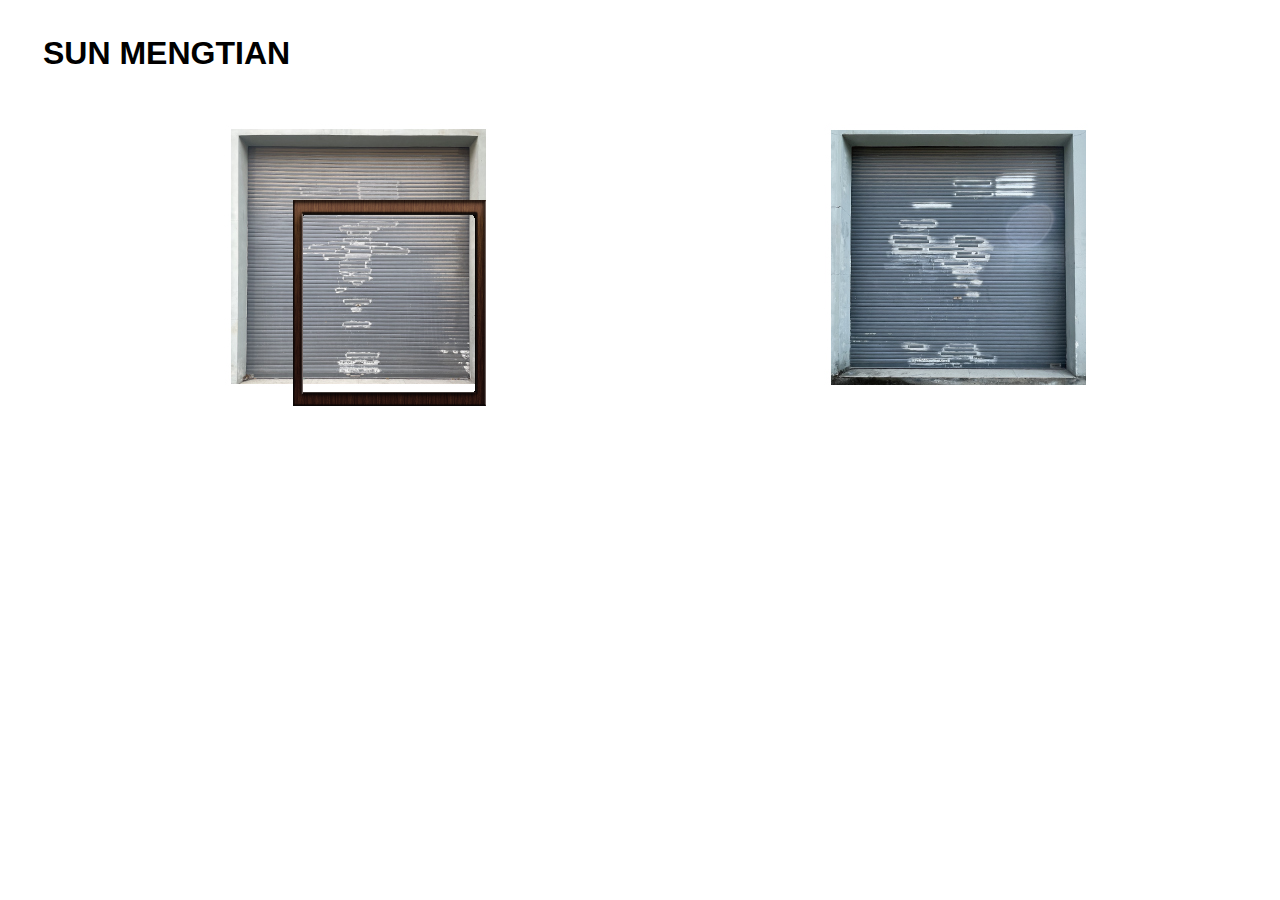
<file: index.html>
<!DOCTYPE html>

<html lang="en">
  <head>
    <meta charset="UTF-8">
    <title>My Portflio</title>
    <link rel="stylesheet" href="style.css">
  </head>
  <body>
      <h1>SUN MENGTIAN</h1>
      <!-- <a href="https://glueberrypie.github.io/feather/">feather</a> -->

      <p>
      <div class="container">
          <!-- <img src="https://glueberrypie.github.io/pic/000.jpg" alt=""> -->
      
      <!-- <div class="nest-links-1">
          <a href="https://glueberrypie.github.io/001/">001</a> 
      </div>

      <div class="nest-links-2">
        <a href="https://glueberrypie.github.io/002/">002</a> 
      </div>

      <div class="nest-links-3">
        <a href="https://glueberrypie.github.io/003/">003</a> 
      </div> -->

      <div class="nest-pics-1">     
          <img src="https://glueberrypie.github.io/pics/001.jpg" alt="">  
      </div>

      <div class="nest-pics-2">
        <a href="https://glueberrypie.github.io/001/">
        <img src="https://glueberrypie.github.io/pics/002.png" alt="">
        </a>
     </div>

     <div class="nest-pics-3">    
        <img src="https://glueberrypie.github.io/pics/003.jpg" alt=""> 
     </div>

     <div class="nest-pics-4">
        <img src="https://glueberrypie.github.io/pics/004.jpg" alt="">
     </div>

     <div class="nest-pics-5">
        <a href="https://glueberrypie.github.io/002/">
        <img src="https://glueberrypie.github.io/pics/005.png" alt="">
        </a>
     </div>

     <div class="nest-pics-6">   
        <img src="https://glueberrypie.github.io/pics/006.jpg" alt="">   
     </div>

     <div class="nest-pics-7">
        <img src="https://glueberrypie.github.io/pics/007.jpg" alt="">
     </div>

     <div class="nest-pics-8">
        <a href="https://glueberrypie.github.io/003/">
        <img src="https://glueberrypie.github.io/pics/008.png" alt="">
        </a>
     </div>
          
      </div> 
      </p>
  </body>
</html>
</file>
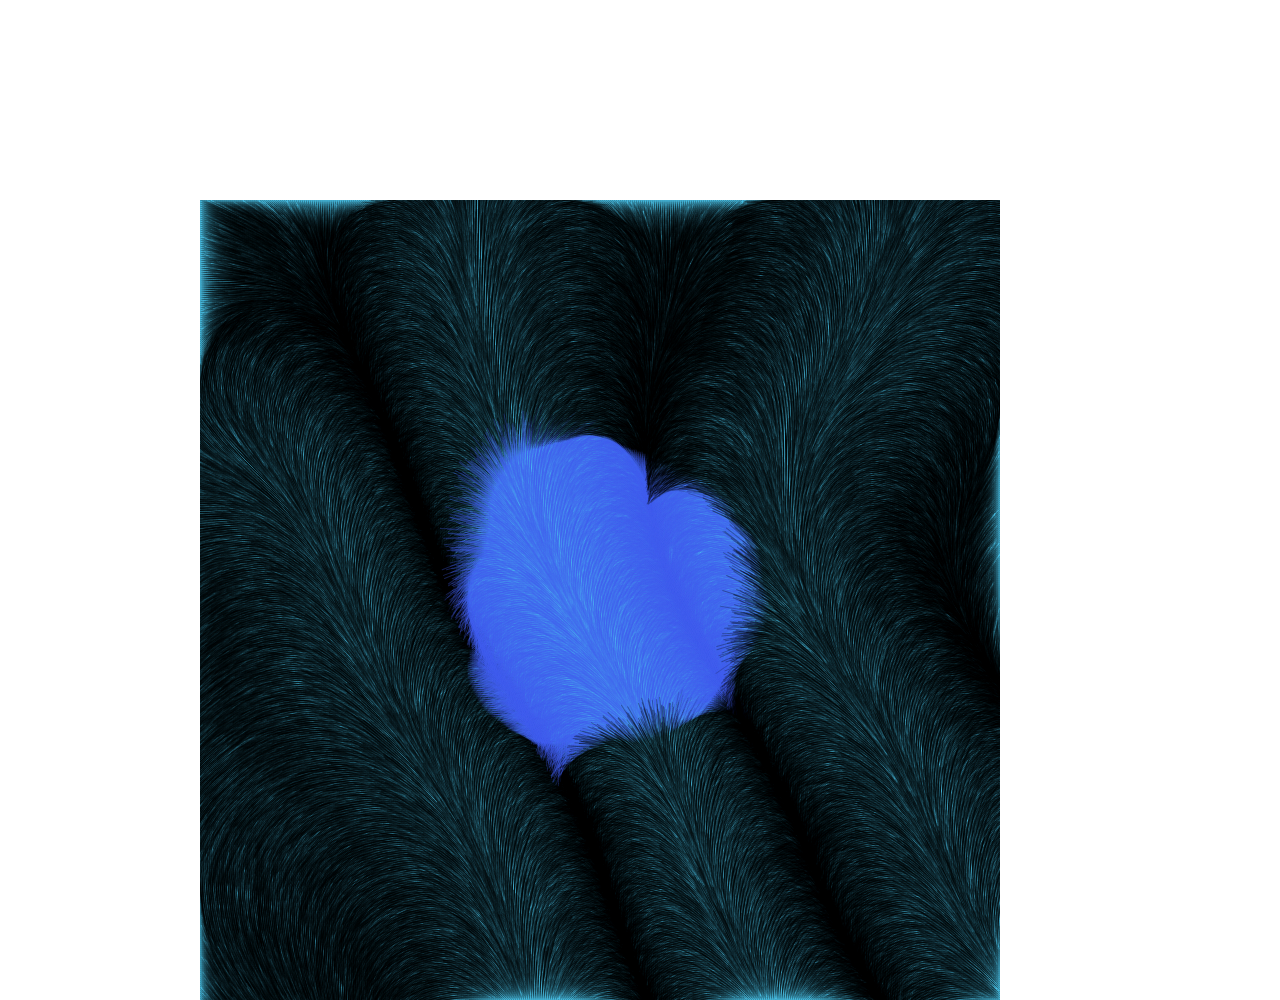
<file: 001/index.html>
<!DOCTYPE html>
<html lang="en">
  <head>
    <meta charset="utf-8" />
    <meta name="viewport" content="width=device-width, initial-scale=1.0">

    <title>Sketch</title>

    <link rel="stylesheet" type="text/css" href="style.css">

    <script src="libraries/p5.min.js"></script>
    <script src="libraries/p5.sound.min.js"></script>
  </head>

  <body>
    <script src="sketch.js"></script>
  </body>
</html>
</file>
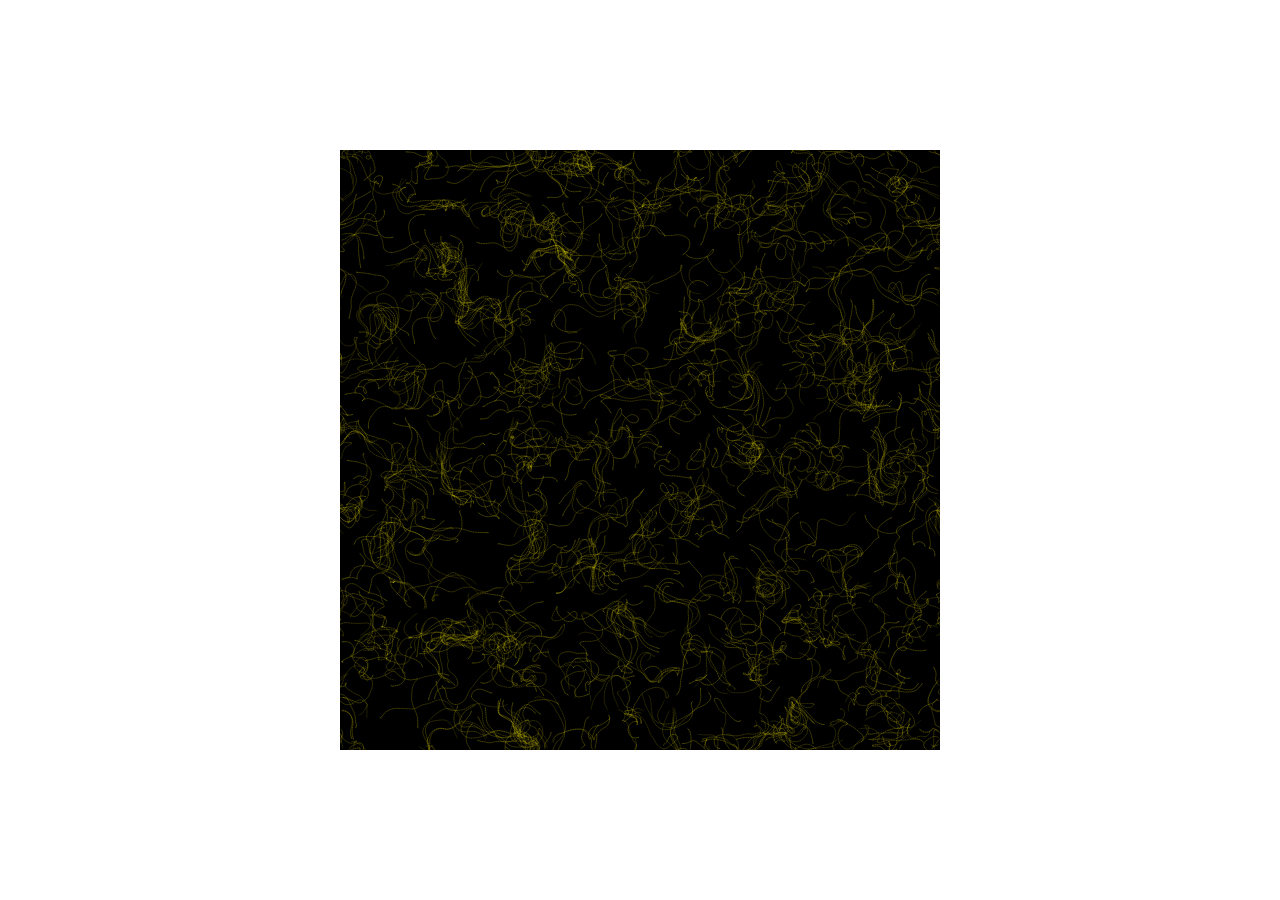
<file: 002/index.html>
<!DOCTYPE html>
<html lang="en">
  <head>
    <meta charset="utf-8" />
    <meta name="viewport" content="width=device-width, initial-scale=1.0">

    <title>Sketch</title>

    <link rel="stylesheet" type="text/css" href="style.css">

    <script src="libraries/p5.min.js"></script>
    <script src="libraries/p5.sound.min.js"></script>
  </head>

  <body>
    <script src="sketch.js"></script>
    <script src="Particle.js"></script>
  </body>
</html>
</file>
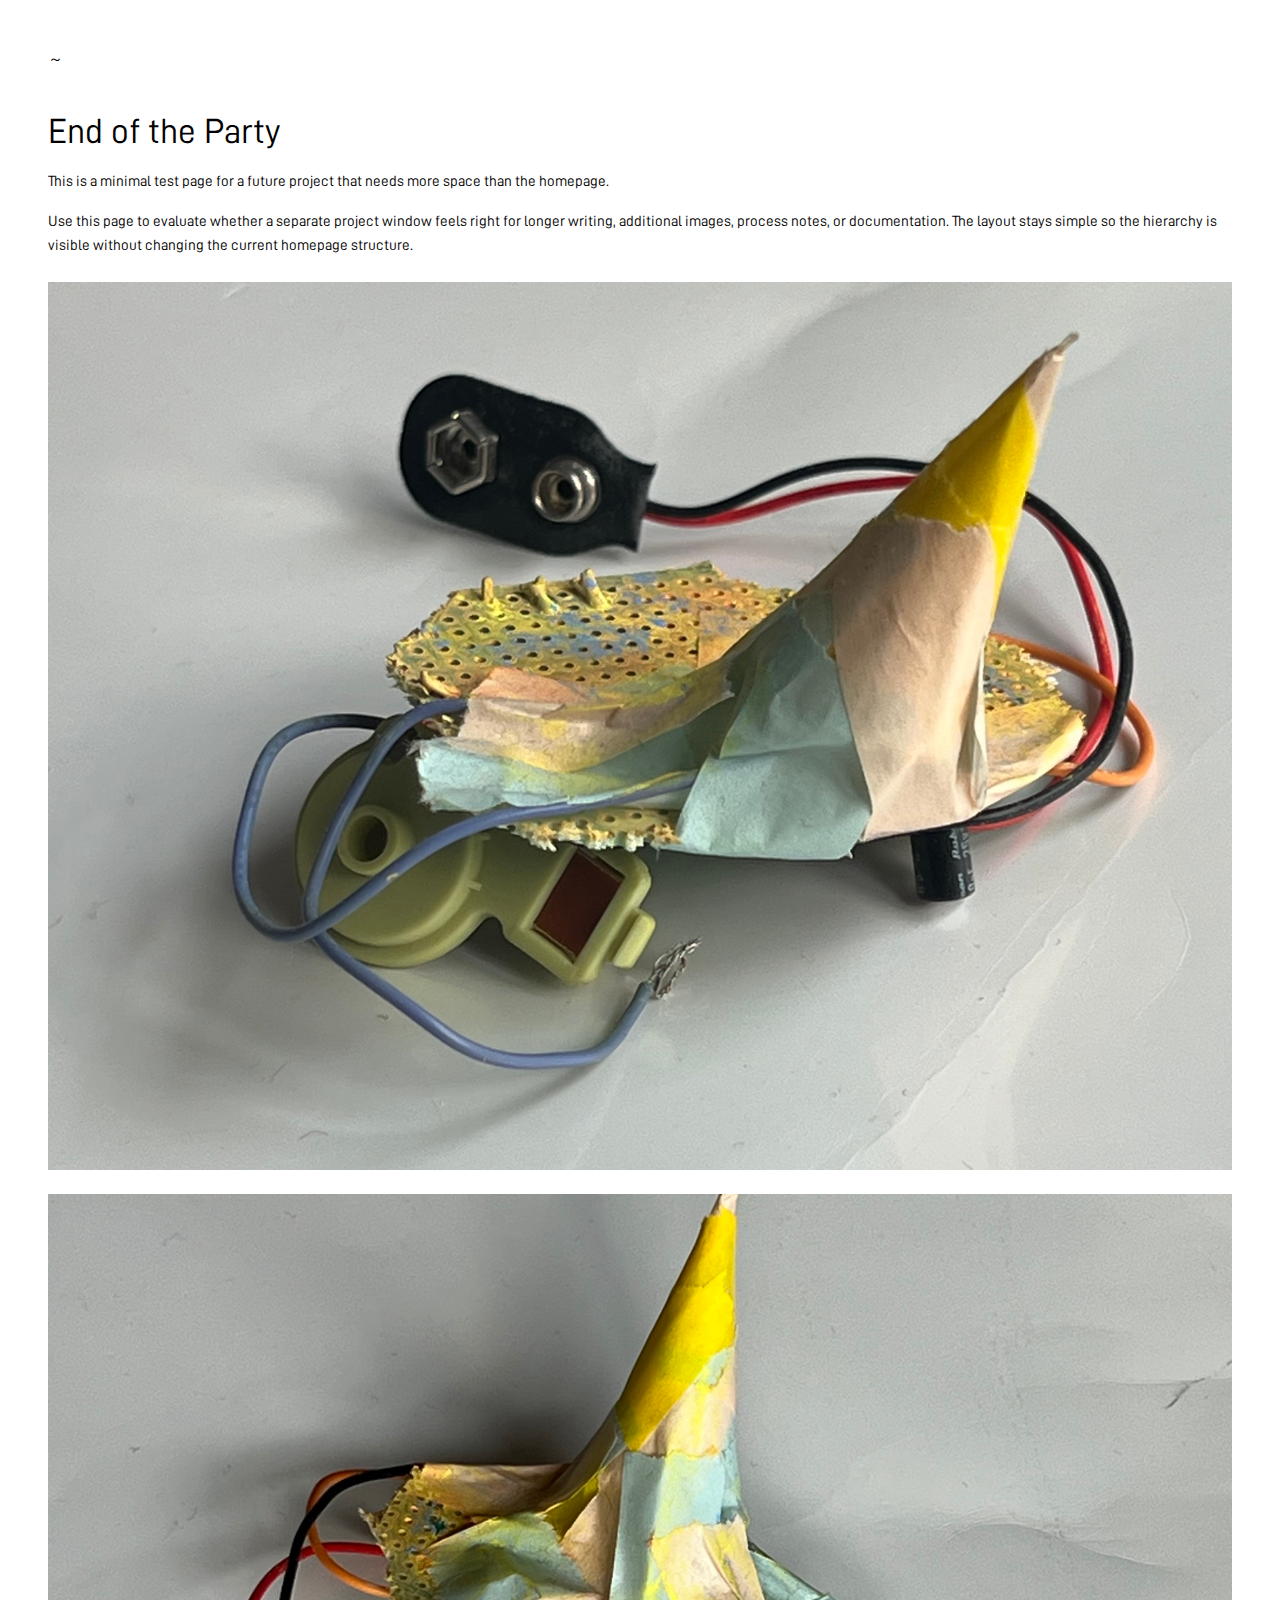
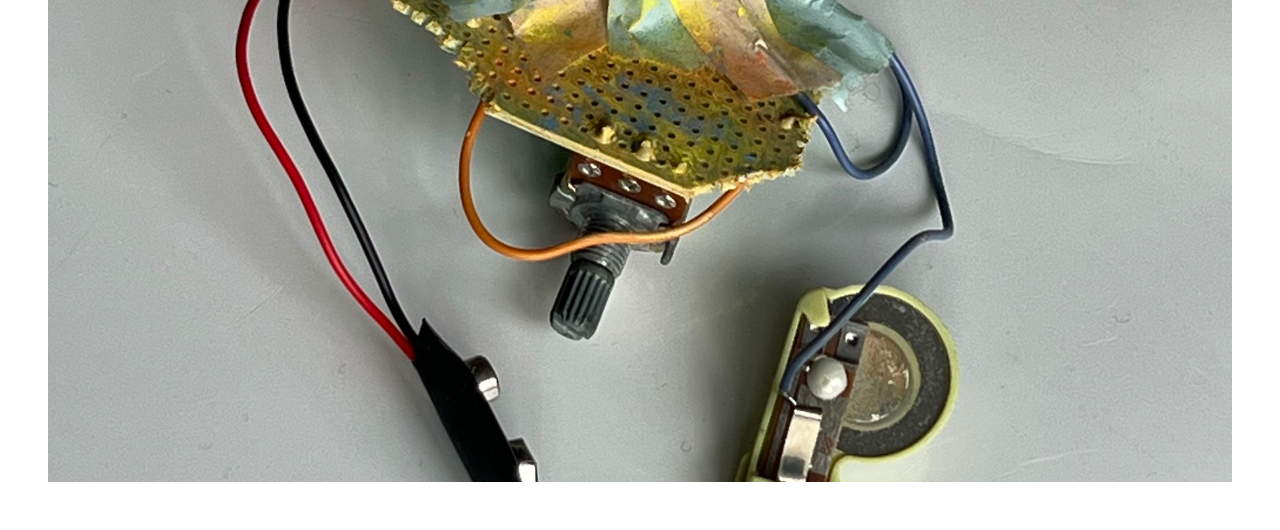
<file: projects/end-of-the-party/index.html>
<!DOCTYPE html>
<html lang="en">
  <head>
    <meta charset="utf-8" />
    <meta name="viewport" content="width=device-width, initial-scale=1.0" />
    <title>End of the Party</title>
    <link rel="stylesheet" href="../projectstyle.css" />
  </head>
  <body>
    <main class="project-page">
      <a class="back-link" href="../../index.html">～</a>
      <h1>End of the Party</h1>
      <p>
        This is a minimal test page for a future project that needs more space
        than the homepage.
      </p>
      <p>
        Use this page to evaluate whether a separate project window feels right
        for longer writing, additional images, process notes, or documentation.
        The layout stays simple so the hierarchy is visible without changing the
        current homepage structure.
      </p>
      <div class="project-gallery">
        <img class="project-image" src="./end-of-the-party-01.jpg" alt="End of the Party image 1" />
        <img class="project-image" src="./end-of-the-party-02.jpg" alt="End of the Party image 2" />
      </div>
    </main>
  </body>
</html>
</file>
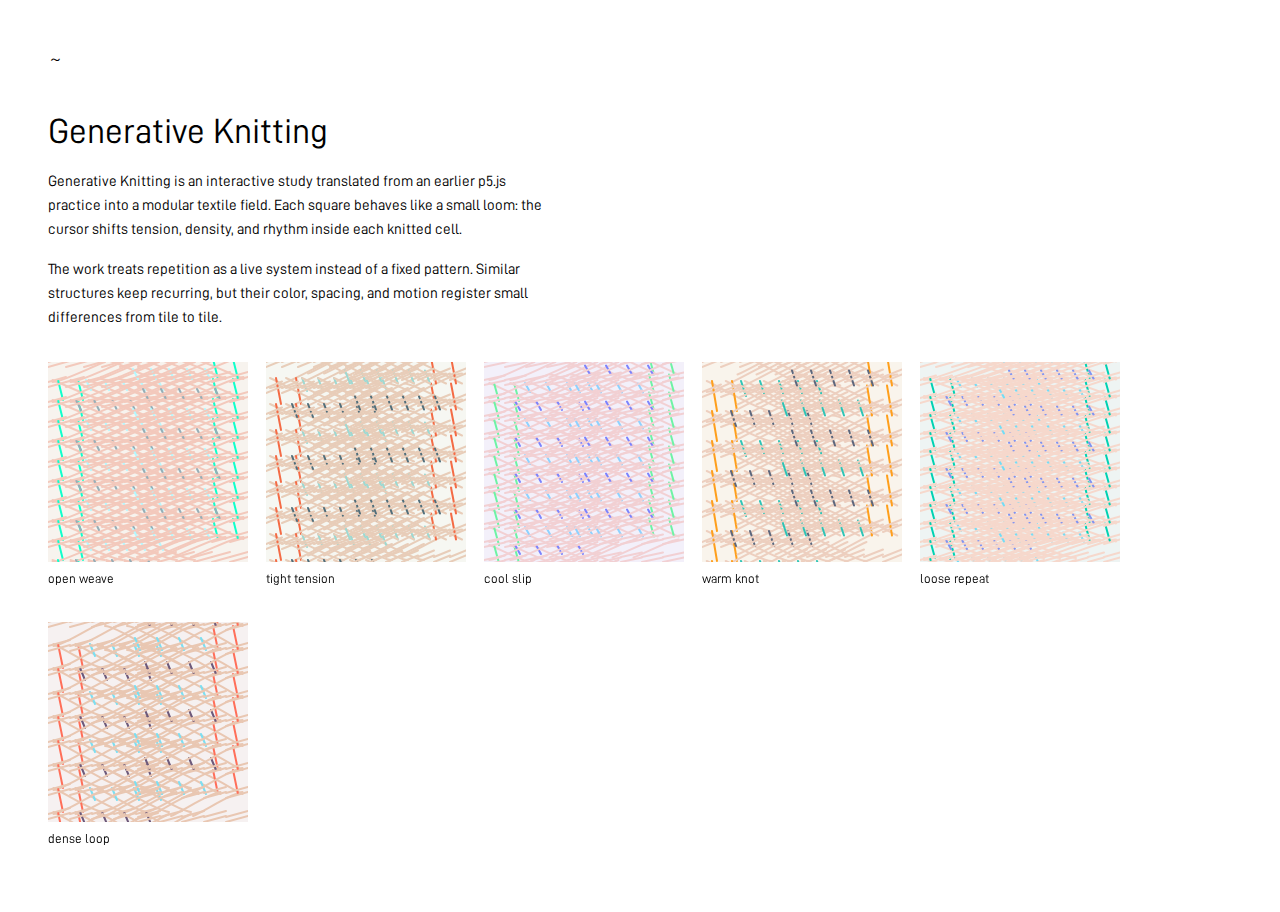
<file: projects/test2/index.html>
<!DOCTYPE html>
<html lang="en">
  <head>
    <meta charset="utf-8" />
    <meta name="viewport" content="width=device-width, initial-scale=1.0" />
    <title>Generative Knitting</title>
    <link rel="stylesheet" href="../projectstyle.css" />
    <script src="./libraries/p5.min.js"></script>
  </head>
  <body>
    <main class="project-page">
      <a class="back-link" href="../../index.html">～</a>
      <h1>Generative Knitting</h1>
      <div class="project-intro">
        <p>
          Generative Knitting is an interactive study translated from an earlier
          p5.js practice into a modular textile field. Each square behaves like
          a small loom: the cursor shifts tension, density, and rhythm inside
          each knitted cell.
        </p>
        <p>
          The work treats repetition as a live system instead of a fixed pattern.
          Similar structures keep recurring, but their color, spacing, and
          motion register small differences from tile to tile.
        </p>
      </div>

      <section class="knitting-grid" aria-label="Generative Knitting interactive canvases">
        <article class="knitting-tile" data-knitting-tile>
          <div class="knitting-canvas"></div>
          <p class="knitting-caption"></p>
        </article>
        <article class="knitting-tile" data-knitting-tile>
          <div class="knitting-canvas"></div>
          <p class="knitting-caption"></p>
        </article>
        <article class="knitting-tile" data-knitting-tile>
          <div class="knitting-canvas"></div>
          <p class="knitting-caption"></p>
        </article>
        <article class="knitting-tile" data-knitting-tile>
          <div class="knitting-canvas"></div>
          <p class="knitting-caption"></p>
        </article>
        <article class="knitting-tile" data-knitting-tile>
          <div class="knitting-canvas"></div>
          <p class="knitting-caption"></p>
        </article>
        <article class="knitting-tile" data-knitting-tile>
          <div class="knitting-canvas"></div>
          <p class="knitting-caption"></p>
        </article>
      </section>
    </main>

    <script src="./sketch.js"></script>
  </body>
</html>
</file>
<file: style.css>
body{
    font-family: Arial, sans-serif;
}

h1{
    margin:35px;
}

.container{
    position: relative;
    width:4000px;
    height:400px;
}

/* .container img{
    width: 100%;
    height:100%;
} */

/* .nest-links-1{
    position: absolute;
    top: 14%;
    left: 8%;
}

.nest-links-2{
    position: absolute;
    top: 42%;
    left:50%;
}

.nest-links-3{
    position: absolute;
    top: 0%;
    left:92%;
} */

.nest-pics-1{
    position: absolute;
    /* top: 15%; */
    left:5%;
    width: 200px;
    height: 200px;
}

.nest-pics-2{
    position: absolute;
    /* top: 15%; */
    left:5%;
    width: 200px;
    height: 200px;
    transition: transform .2s;
}

.nest-pics-2:hover {
    -ms-transform: scale(1.5); /* IE 9 */
    -webkit-transform: scale(1.5); /* Safari 3-8 */
    transform: scale(1.5); 
  }

.nest-pics-3{
    position: absolute;
    /* top: 40%; */
    left: 20%;
    width: 200px;
    height: 200px;
}

.nest-pics-4{
    position: absolute;
    /* top: 30%; */
    left: 35%;
    width: 200px;
    height: 200px;
}

.nest-pics-5{
    position: absolute;
    /* top: 30%; */
    left: 35%;
    width: 200px;
    height: 200px;
    transition: transform .2s;
}

.nest-pics-5:hover {
    -ms-transform: scale(1.5); /* IE 9 */
    -webkit-transform: scale(1.5); /* Safari 3-8 */
    transform: scale(1.5); 
  }

.nest-pics-6{
    position: absolute;
    /* top: 20%; */
    left: 50%;
    width: 200px;
    height: 200px;
}

.nest-pics-7{
    position: absolute;
    /* top: 5%; */
    left: 65%;
    width: 200px;
    height: 200px;
}

.nest-pics-8{
    position: absolute;
    /* top: 5%; */
    left: 65%;
    width: 200px;
    height: 200px;
    transition: transform .2s;
}

.nest-pics-8:hover {
    -ms-transform: scale(1.5); /* IE 9 */
    -webkit-transform: scale(1.5); /* Safari 3-8 */
    transform: scale(1.5); 
  }
</file>
<file: 001/style.css>
html, body {
  margin: 0;
  padding: 0;
}

canvas {
  margin: 200px;
}
</file>
<file: 002/style.css>
html, body {
  margin: 0;
  padding: 0;
}

canvas {
  /* display: block; */
  position: absolute;
  top: 50%;
  left: 50%;
  transform: translate(-50%, -50%);
}
</file>
<file: projects/projectstyle.css>
@font-face {
    font-family: myFirstFont;
    src:
        url('../D-DIN.otf')
        format('opentype');
}

body {
    margin: 0;
    padding: clamp(24px, 5vw, 48px);
    font-family: myFirstFont;
    font-size: 15px;
    line-height: 1.6;
    background: #ffffff;
    color: #000000;
}

.project-page {
    width: 100%;
    max-width: none;
    margin: 0;
}

.back-link {
    display: inline-block;
    margin-bottom: 32px;
    color: inherit;
    text-decoration: none;
}

.back-link:hover {
    text-decoration: underline;
}

h1 {
    margin: 0 0 10px;
    font-size: 35px;
    font-weight: normal;
}

p {
    margin: 0 0 16px;
    max-width: 100%;
}

.project-gallery {
    display: grid;
    gap: 24px;
    margin-top: 24px;
}

.project-image {
    display: block;
    width: 100%;
    aspect-ratio: 4 / 3;
    height: auto;
    object-fit: cover;
    object-position: center;
    background: #f3f3f3;
}

.project-intro {
    max-width: 72ch;
}

.knitting-grid {
    display: grid;
    grid-template-columns: repeat(auto-fit, minmax(200px, 200px));
    gap: 18px;
    justify-content: start;
    margin-top: 32px;
}

.knitting-tile {
    width: 200px;
}

.knitting-canvas {
    width: 200px;
    height: 200px;
    background: #fbfbf8;
    overflow: hidden;
}

.knitting-caption {
    margin-top: 8px;
    font-size: 13px;
    line-height: 1.4;
}

.knitting-canvas canvas {
    display: block;
}
</file>
